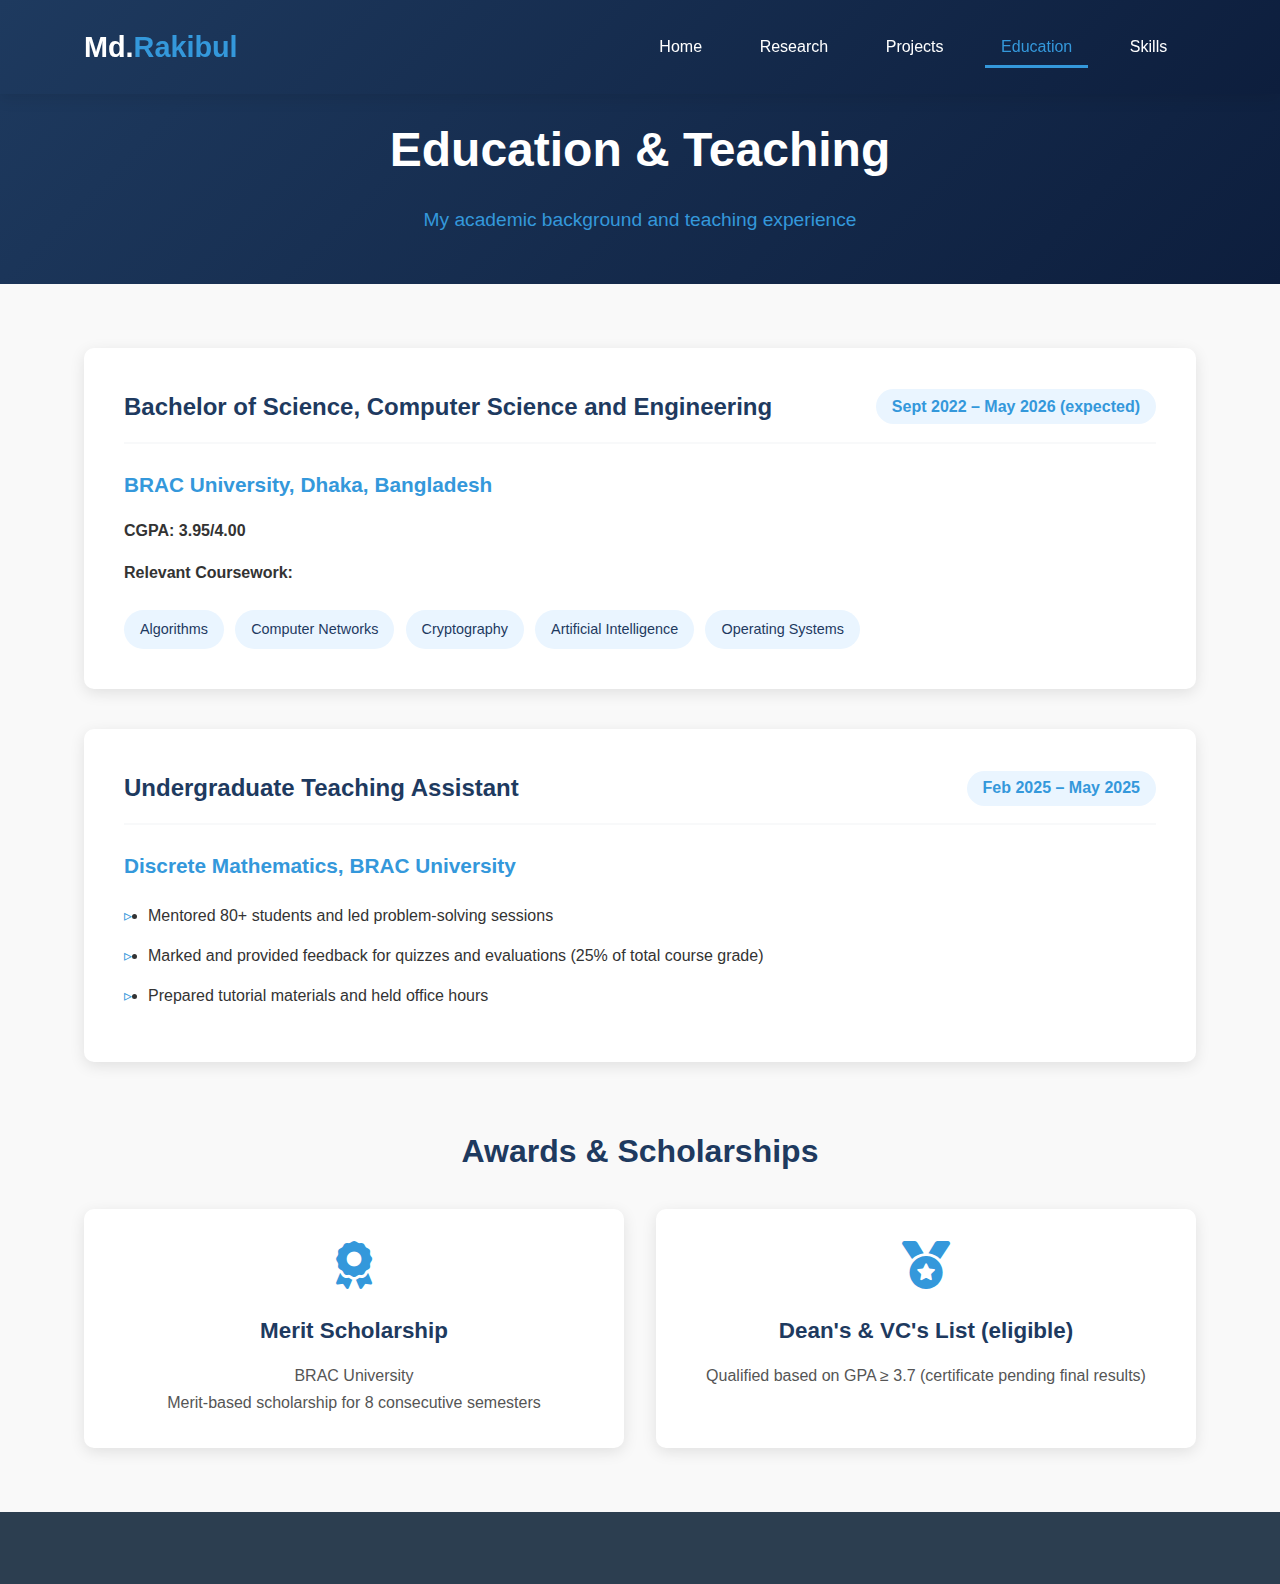
<file: education.html>
<!DOCTYPE html>
<html lang="en">
<head>
    <meta charset="UTF-8">
    <meta name="viewport" content="width=device-width, initial-scale=1.0">
    <title>Education | Md. Rakibul Hassan</title>
    <link rel="stylesheet" href="https://cdnjs.cloudflare.com/ajax/libs/font-awesome/6.4.0/css/all.min.css">
    <link rel="stylesheet" href="css/styles.css">
</head>
<body>
    <!-- Header -->
    <header>
        <div class="container">
            <div class="header-content">
                <div class="logo">Md.<span>Rakibul</span></div>
                <nav>
                    <ul id="nav-menu">
                        <li><a href="index.html">Home</a></li>
                        <li><a href="research.html">Research</a></li>
                        <li><a href="projects.html">Projects</a></li>
                        <li><a href="education.html" class="active">Education</a></li>
                        <li><a href="skills.html">Skills</a></li>
                    </ul>
                    <div class="mobile-menu" id="mobile-menu">
                        <i class="fas fa-bars"></i>
                    </div>
                </nav>
            </div>
        </div>
    </header>

    <!-- Education Page -->
    <section class="page-header">
        <div class="container">
            <h1>Education & Teaching</h1>
            <p>My academic background and teaching experience</p>
        </div>
    </section>

    <section class="education-content">
        <div class="container">
            <div class="education-card">
                <div class="edu-header">
                    <h2>Bachelor of Science, Computer Science and Engineering</h2>
                    <span class="date">Sept 2022 – May 2026 (expected)</span>
                </div>
                <div class="edu-body">
                    <h3>BRAC University, Dhaka, Bangladesh</h3>
                    <p><strong>CGPA: 3.95/4.00</strong></p>
                    
                    <h4>Relevant Coursework:</h4>
                    <div class="coursework">
                        <span>Algorithms</span>
                        <span>Computer Networks</span>
                        <span>Cryptography</span>
                        <span>Artificial Intelligence</span>
                        <span>Operating Systems</span>
                    </div>
                </div>
            </div>
            
            <div class="education-card">
                <div class="edu-header">
                    <h2>Undergraduate Teaching Assistant</h2>
                    <span class="date">Feb 2025 – May 2025</span>
                </div>
                <div class="edu-body">
                    <h3>Discrete Mathematics, BRAC University</h3>
                    <ul>
                        <li>Mentored 80+ students and led problem-solving sessions</li>
                        <li>Marked and provided feedback for quizzes and evaluations (25% of total course grade)</li>
                        <li>Prepared tutorial materials and held office hours</li>
                    </ul>
                </div>
            </div>
            
            <div class="awards-section">
                <h2>Awards & Scholarships</h2>
                <div class="awards-grid">
                    <div class="award-card">
                        <i class="fas fa-award"></i>
                        <h3>Merit Scholarship</h3>
                        <p>BRAC University</p>
                        <p>Merit-based scholarship for 8 consecutive semesters</p>
                    </div>
                    
                    <div class="award-card">
                        <i class="fas fa-medal"></i>
                        <h3>Dean's & VC's List (eligible)</h3>
                        <p>Qualified based on GPA ≥ 3.7 (certificate pending final results)</p>
                    </div>
                </div>
            </div>
        </div>
    </section>

    <!-- Footer -->
    <footer>
        <!-- Same footer as index.html -->
    </footer>

    <script src="js/script.js"></script>
</body>
</html>
</file>
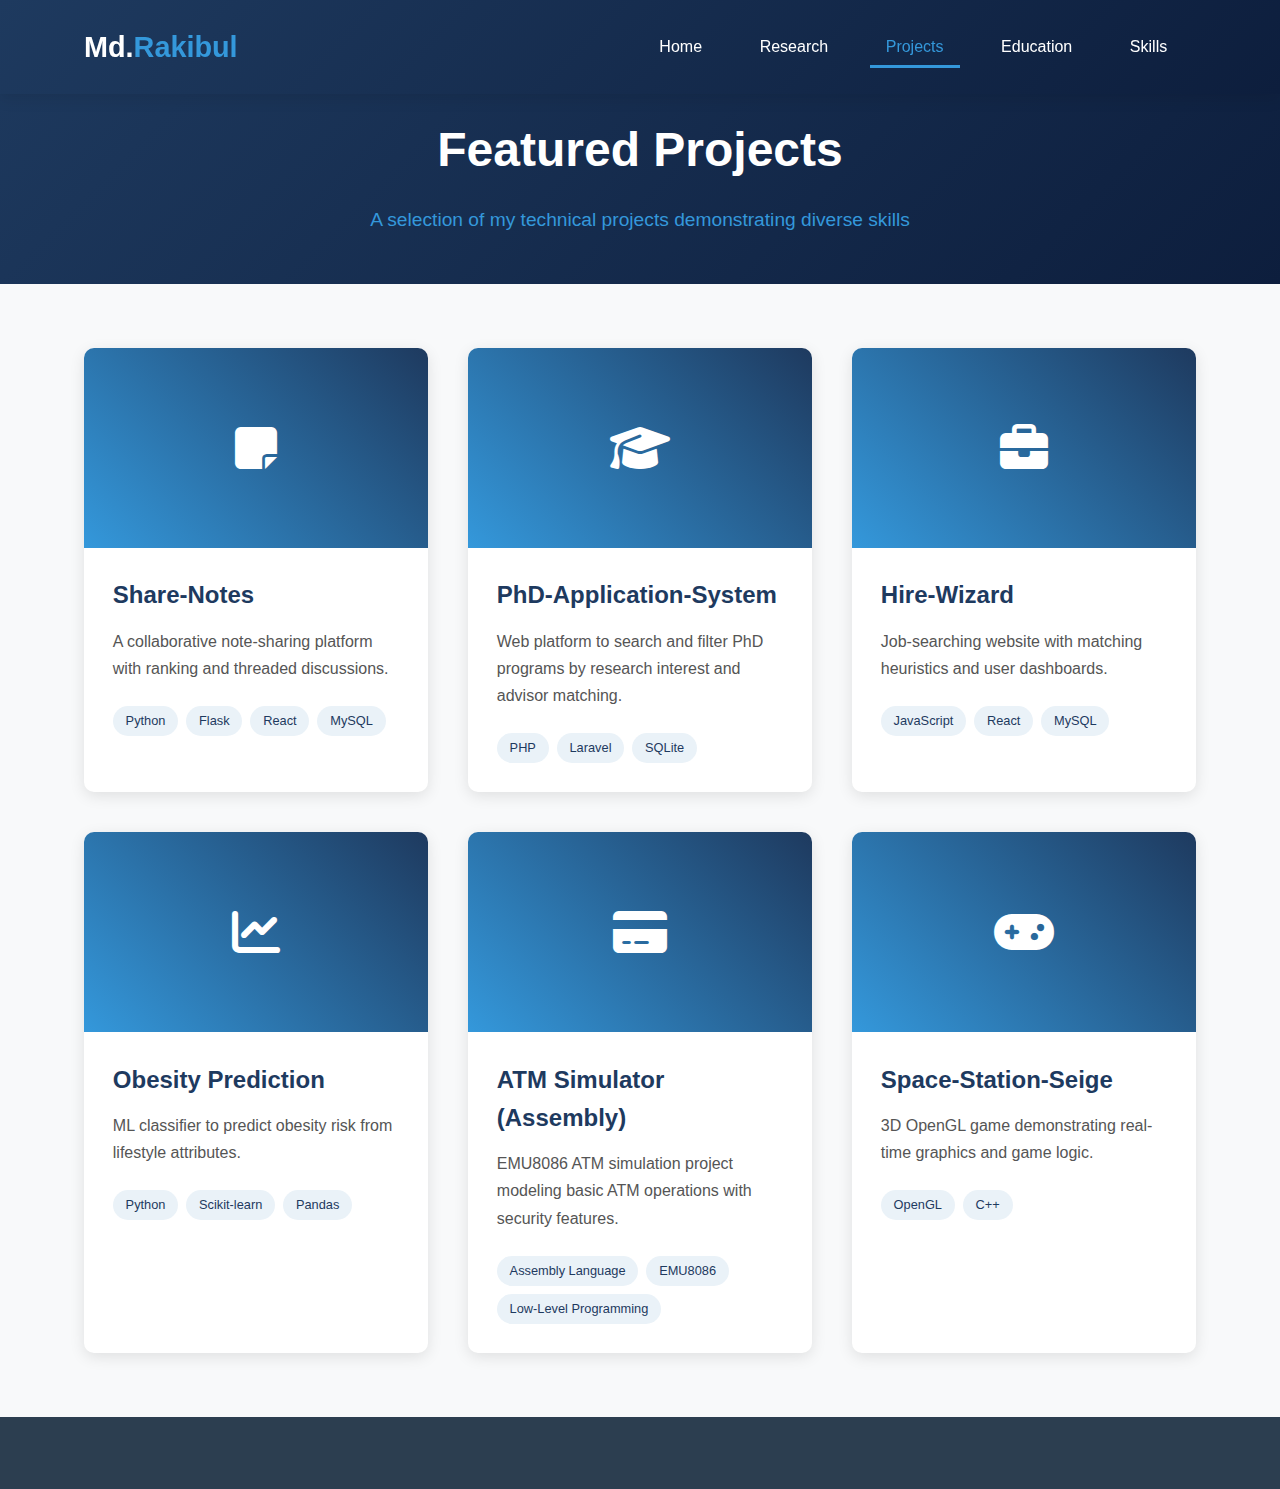
<file: projects.html>
<!DOCTYPE html>
<html lang="en">
<head>
    <meta charset="UTF-8">
    <meta name="viewport" content="width=device-width, initial-scale=1.0">
    <title>Projects | Md. Rakibul Hassan</title>
    <link rel="stylesheet" href="https://cdnjs.cloudflare.com/ajax/libs/font-awesome/6.4.0/css/all.min.css">
    <link rel="stylesheet" href="css/styles.css">
</head>
<body>
    <!-- Header -->
    <header>
        <div class="container">
            <div class="header-content">
                <div class="logo">Md.<span>Rakibul</span></div>
                <nav>
                    <ul id="nav-menu">
                        <li><a href="index.html">Home</a></li>
                        <li><a href="research.html">Research</a></li>
                        <li><a href="projects.html" class="active">Projects</a></li>
                        <li><a href="education.html">Education</a></li>
                        <li><a href="skills.html">Skills</a></li>
                    </ul>
                    <div class="mobile-menu" id="mobile-menu">
                        <i class="fas fa-bars"></i>
                    </div>
                </nav>
            </div>
        </div>
    </header>

    <!-- Projects Page -->
    <section class="page-header">
        <div class="container">
            <h1>Featured Projects</h1>
            <p>A selection of my technical projects demonstrating diverse skills</p>
        </div>
    </section>

    <section class="projects-content">
        <div class="container">
            <div class="projects-grid">
                <div class="project-card">
                    <div class="project-img">
                        <i class="fas fa-sticky-note"></i>
                    </div>
                    <div class="project-info">
                        <h2>Share-Notes</h2>
                        <p>A collaborative note-sharing platform with ranking and threaded discussions.</p>
                        <div class="tech-stack">
                            <span>Python</span>
                            <span>Flask</span>
                            <span>React</span>
                            <span>MySQL</span>
                        </div>
                    </div>
                </div>
                
                <div class="project-card">
                    <div class="project-img">
                        <i class="fas fa-graduation-cap"></i>
                    </div>
                    <div class="project-info">
                        <h2>PhD-Application-System</h2>
                        <p>Web platform to search and filter PhD programs by research interest and advisor matching.</p>
                        <div class="tech-stack">
                            <span>PHP</span>
                            <span>Laravel</span>
                            <span>SQLite</span>
                        </div>
                    </div>
                </div>
                
                <div class="project-card">
                    <div class="project-img">
                        <i class="fas fa-briefcase"></i>
                    </div>
                    <div class="project-info">
                        <h2>Hire-Wizard</h2>
                        <p>Job-searching website with matching heuristics and user dashboards.</p>
                        <div class="tech-stack">
                            <span>JavaScript</span>
                            <span>React</span>
                            <span>MySQL</span>
                        </div>
                    </div>
                </div>
                
                <div class="project-card">
                    <div class="project-img">
                        <i class="fas fa-chart-line"></i>
                    </div>
                    <div class="project-info">
                        <h2>Obesity Prediction</h2>
                        <p>ML classifier to predict obesity risk from lifestyle attributes.</p>
                        <div class="tech-stack">
                            <span>Python</span>
                            <span>Scikit-learn</span>
                            <span>Pandas</span>
                        </div>
                    </div>
                </div>
                           <!-- ATM Simulator Project -->
                <div class="project-card atm-project">
                    <div class="project-img">
                        <i class="fas fa-credit-card"></i>
                    </div>
                    <div class="project-info">
                        <h2>ATM Simulator (Assembly)</h2>
                        <p>EMU8086 ATM simulation project modeling basic ATM operations with security features.</p>
                        <div class="tech-stack">
                            <span>Assembly Language</span>
                            <span>EMU8086</span>
                            <span>Low-Level Programming</span>
                        </div>
                    </div>
                </div>
                
                <div class="project-card">
                    <div class="project-img">
                        <i class="fas fa-gamepad"></i>
                    </div>
                    <div class="project-info">
                        <h2>Space-Station-Seige</h2>
                        <p>3D OpenGL game demonstrating real-time graphics and game logic.</p>
                        <div class="tech-stack">
                            <span>OpenGL</span>
                            <span>C++</span>
                        </div>
                    </div>
                </div>
            </div>
        </div>
             
    </section>

    <!-- Footer -->
    <footer>
        <!-- Same footer as index.html -->
    </footer>

    <script src="js/script.js"></script>
</body>
</html>
</file>
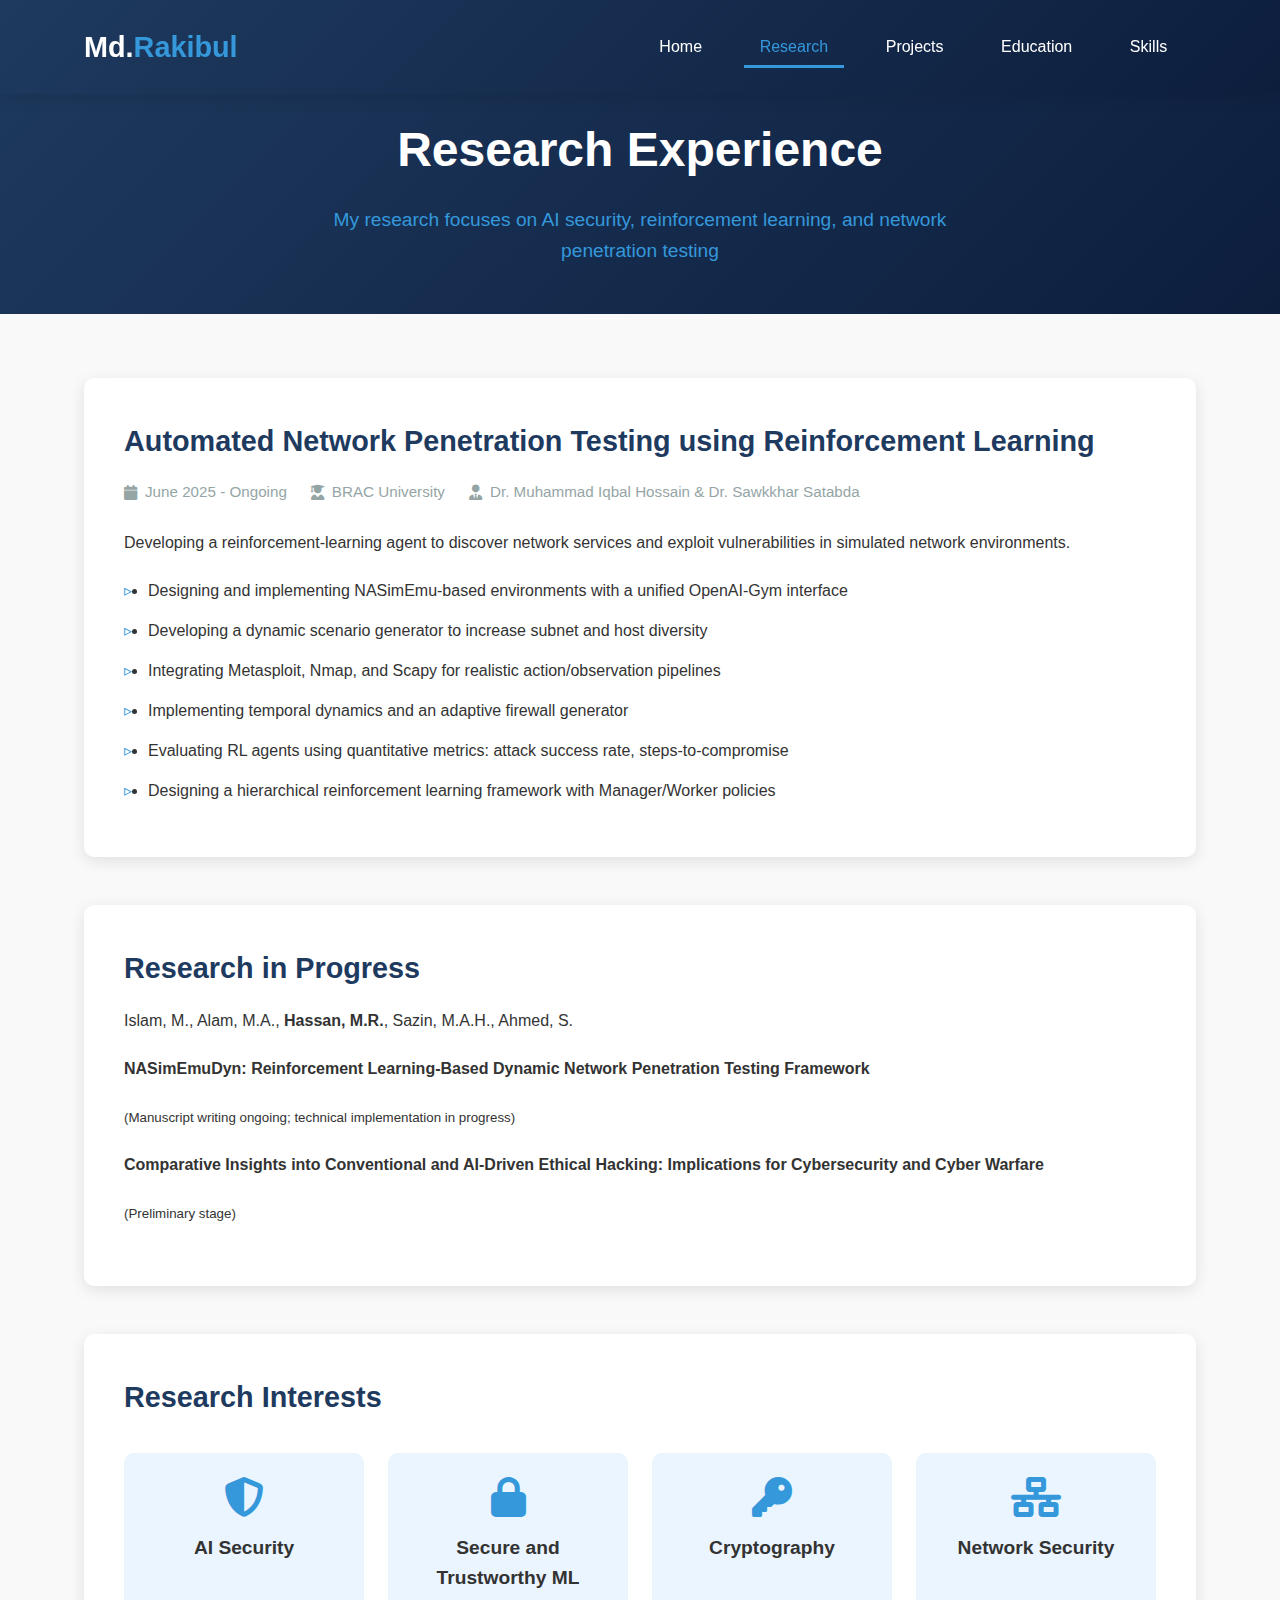
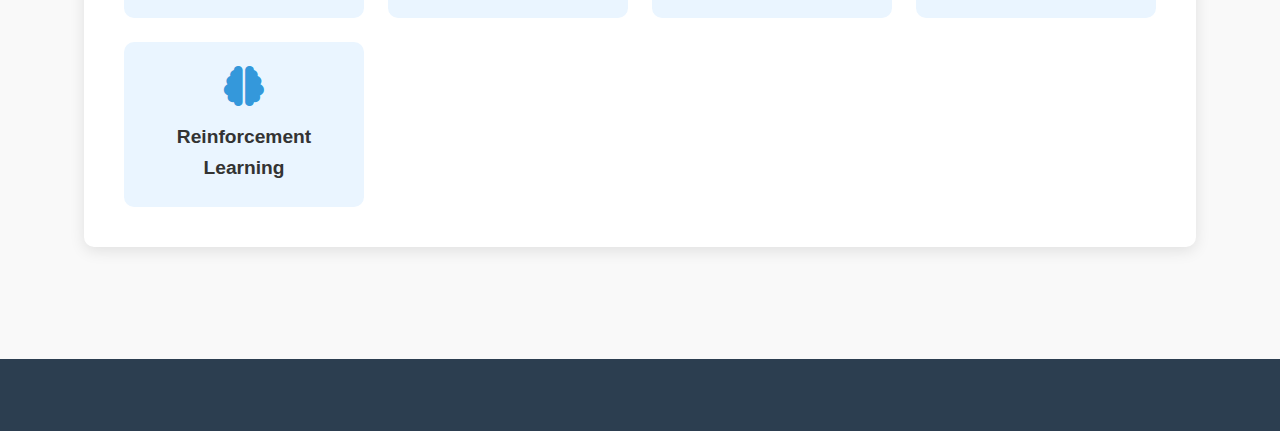
<file: research.html>
<!DOCTYPE html>
<html lang="en">
<head>
    <meta charset="UTF-8">
    <meta name="viewport" content="width=device-width, initial-scale=1.0">
    <title>Research | Md. Rakibul Hassan</title>
    <link rel="stylesheet" href="https://cdnjs.cloudflare.com/ajax/libs/font-awesome/6.4.0/css/all.min.css">
    <link rel="stylesheet" href="css/styles.css">
</head>
<body>
    <!-- Header -->
    <header>
        <div class="container">
            <div class="header-content">
                <div class="logo">Md.<span>Rakibul</span></div>
                <nav>
                    <ul id="nav-menu">
                        <li><a href="index.html">Home</a></li>
                        <li><a href="research.html" class="active">Research</a></li>
                        <li><a href="projects.html">Projects</a></li>
                        <li><a href="education.html">Education</a></li>
                        <li><a href="skills.html">Skills</a></li>
                    </ul>
                    <div class="mobile-menu" id="mobile-menu">
                        <i class="fas fa-bars"></i>
                    </div>
                </nav>
            </div>
        </div>
    </header>

    <!-- Research Page -->
    <section class="page-header">
        <div class="container">
            <h1>Research Experience</h1>
            <p>My research focuses on AI security, reinforcement learning, and network penetration testing</p>
        </div>
    </section>

    <section class="research-content">
        <div class="container">
            <div class="research-item">
                <h2>Automated Network Penetration Testing using Reinforcement Learning</h2>
                <div class="research-meta">
                    <span><i class="fas fa-calendar"></i> June 2025 - Ongoing</span>
                    <span><i class="fas fa-user-graduate"></i> BRAC University</span>
                    <span><i class="fas fa-user-tie"></i> Dr. Muhammad Iqbal Hossain & Dr. Sawkkhar Satabda</span>
                </div>
                <div class="research-details">
                    <p>Developing a reinforcement-learning agent to discover network services and exploit vulnerabilities in simulated network environments.</p>
                    <ul>
                        <li>Designing and implementing NASimEmu-based environments with a unified OpenAI-Gym interface</li>
                        <li>Developing a dynamic scenario generator to increase subnet and host diversity</li>
                        <li>Integrating Metasploit, Nmap, and Scapy for realistic action/observation pipelines</li>
                        <li>Implementing temporal dynamics and an adaptive firewall generator</li>
                        <li>Evaluating RL agents using quantitative metrics: attack success rate, steps-to-compromise</li>
                        <li>Designing a hierarchical reinforcement learning framework with Manager/Worker policies</li>
                    </ul>
                </div>
            </div>
<div class="research-item">
    <h2>Research in Progress</h2>
    <div class="research-details">
        <p>
            Islam, M., Alam, M.A., <strong>Hassan, M.R.</strong>, Sazin, M.A.H., Ahmed, S.
        </p>
        <p>
            <strong>NASimEmuDyn: Reinforcement Learning-Based Dynamic Network Penetration Testing Framework</strong>
        </p>
        <p><small>(Manuscript writing ongoing; technical implementation in progress)</small></p>

        <p>
            <strong>Comparative Insights into Conventional and AI-Driven Ethical Hacking: Implications for Cybersecurity and Cyber Warfare</strong>
        </p>
        <p><small>(Preliminary stage)</small></p>
    </div>
</div>

            <div class="research-item">
                <h2>Research Interests</h2>
                <div class="interests-grid">
                    <div class="interest-card">
                        <i class="fas fa-shield-alt"></i>
                        <h3>AI Security</h3>
                    </div>
                    <div class="interest-card">
                        <i class="fas fa-lock"></i>
                        <h3>Secure and Trustworthy ML</h3>
                    </div>
                    <div class="interest-card">
                        <i class="fas fa-key"></i>
                        <h3>Cryptography</h3>
                    </div>
                    <div class="interest-card">
                        <i class="fas fa-network-wired"></i>
                        <h3>Network Security</h3>
                    </div>
                    <div class="interest-card">
                        <i class="fas fa-brain"></i>
                        <h3>Reinforcement Learning</h3>
                    </div>
                </div>
            </div>
        </div>
    </section>

    <!-- Footer -->
    <footer>
        <!-- Same footer as index.html -->
    </footer>

    <script src="js/script.js"></script>
</body>
</html>
</file>
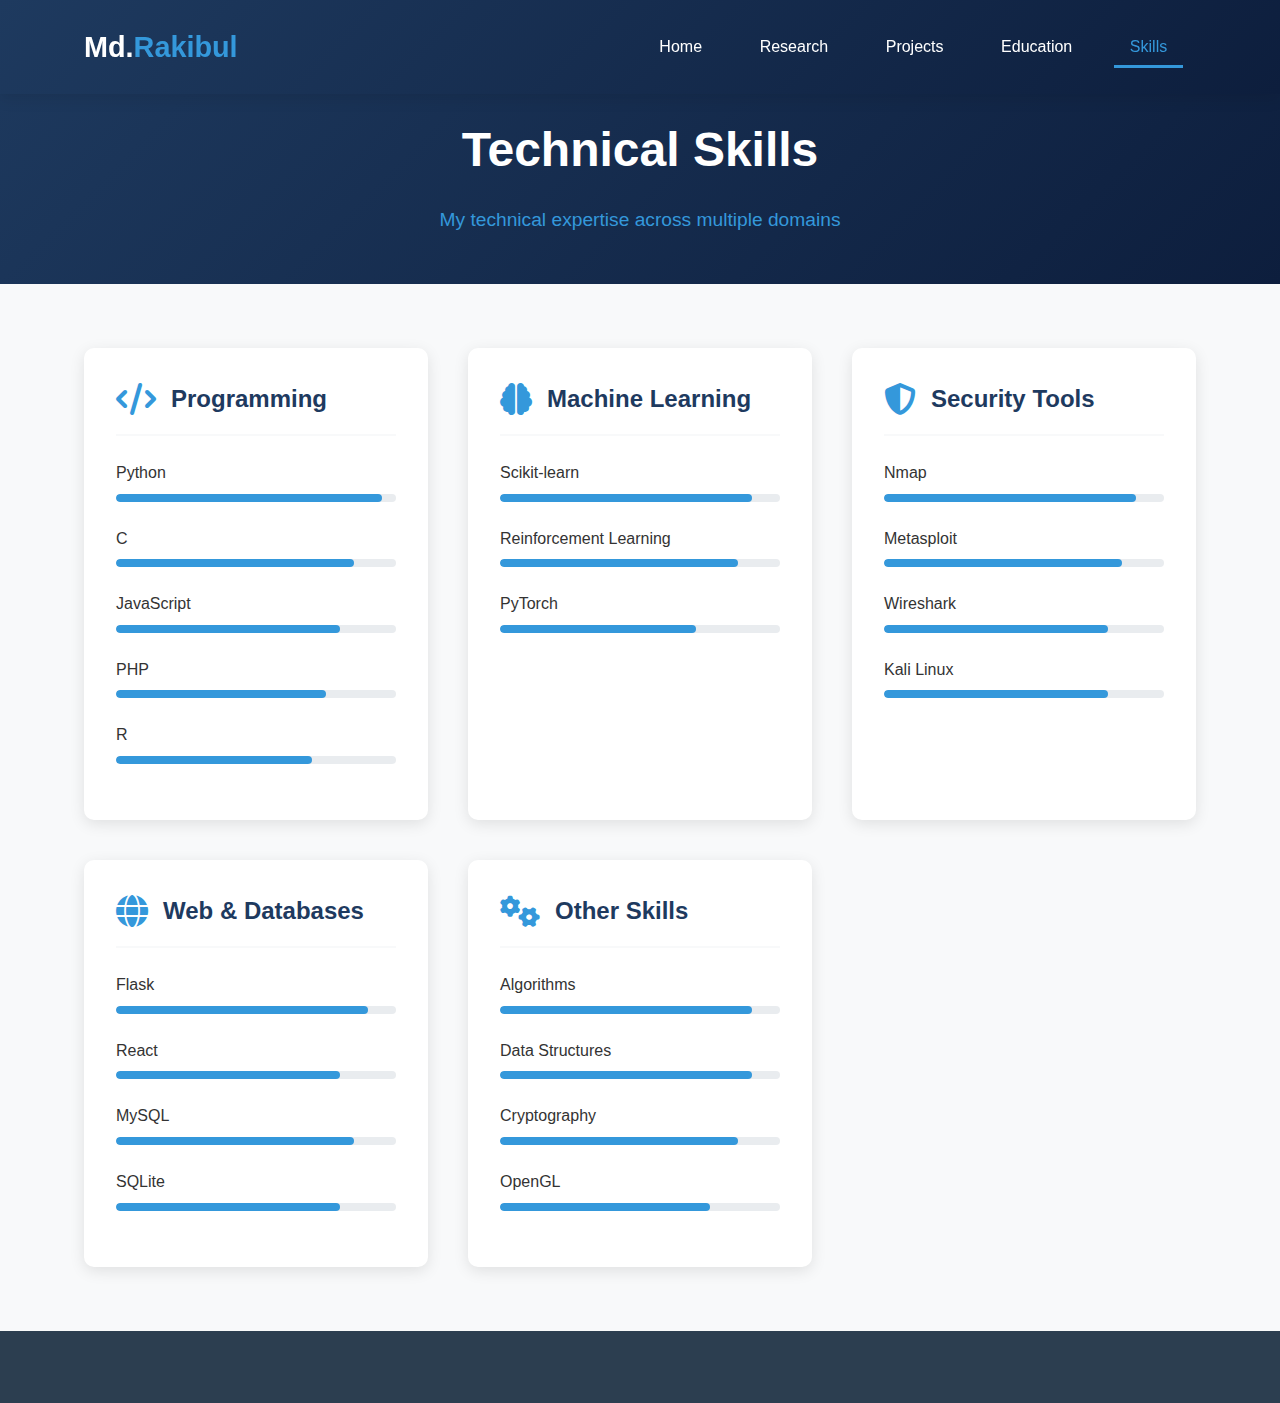
<file: skills.html>
<!DOCTYPE html>
<html lang="en">
<head>
    <meta charset="UTF-8">
    <meta name="viewport" content="width=device-width, initial-scale=1.0">
    <title>Skills | Md. Rakibul Hassan</title>
    <link rel="stylesheet" href="https://cdnjs.cloudflare.com/ajax/libs/font-awesome/6.4.0/css/all.min.css">
    <link rel="stylesheet" href="css/styles.css">
</head>
<body>
    <!-- Header -->
    <header>
        <div class="container">
            <div class="header-content">
                <div class="logo">Md.<span>Rakibul</span></div>
                <nav>
                    <ul id="nav-menu">
                        <li><a href="index.html">Home</a></li>
                        <li><a href="research.html">Research</a></li>
                        <li><a href="projects.html">Projects</a></li>
                        <li><a href="education.html">Education</a></li>
                        <li><a href="skills.html" class="active">Skills</a></li>
                    </ul>
                    <div class="mobile-menu" id="mobile-menu">
                        <i class="fas fa-bars"></i>
                    </div>
                </nav>
            </div>
        </div>
    </header>

    <!-- Skills Page -->
    <section class="page-header">
        <div class="container">
            <h1>Technical Skills</h1>
            <p>My technical expertise across multiple domains</p>
        </div>
    </section>

    <section class="skills-content">
        <div class="container">
            <div class="skills-grid">
                <div class="skill-category">
                    <div class="category-header">
                        <i class="fas fa-code"></i>
                        <h2>Programming</h2>
                    </div>
                    <div class="skills-list">
                        <div class="skill-item">
                            <span class="skill-name">Python</span>
                            <div class="skill-bar">
                                <div class="skill-level" style="width: 95%"></div>
                            </div>
                        </div>
                        <div class="skill-item">
                            <span class="skill-name">C</span>
                            <div class="skill-bar">
                                <div class="skill-level" style="width: 85%"></div>
                            </div>
                        </div>
                        <div class="skill-item">
                            <span class="skill-name">JavaScript</span>
                            <div class="skill-bar">
                                <div class="skill-level" style="width: 80%"></div>
                            </div>
                        </div>
                        <div class="skill-item">
                            <span class="skill-name">PHP</span>
                            <div class="skill-bar">
                                <div class="skill-level" style="width: 75%"></div>
                            </div>
                        </div>
                        <div class="skill-item">
                            <span class="skill-name">R</span>
                            <div class="skill-bar">
                                <div class="skill-level" style="width: 70%"></div>
                            </div>
                        </div>
                    </div>
                </div>
                
                <div class="skill-category">
                    <div class="category-header">
                        <i class="fas fa-brain"></i>
                        <h2>Machine Learning</h2>
                    </div>
                    <div class="skills-list">
                        <div class="skill-item">
                            <span class="skill-name">Scikit-learn</span>
                            <div class="skill-bar">
                                <div class="skill-level" style="width: 90%"></div>
                            </div>
                        </div>
                        <div class="skill-item">
                            <span class="skill-name">Reinforcement Learning</span>
                            <div class="skill-bar">
                                <div class="skill-level" style="width: 85%"></div>
                            </div>
                        </div>
                        <div class="skill-item">
                            <span class="skill-name">PyTorch</span>
                            <div class="skill-bar">
                                <div class="skill-level" style="width: 70%"></div>
                            </div>
                        </div>
                    </div>
                </div>
                
                <div class="skill-category">
                    <div class="category-header">
                        <i class="fas fa-shield-alt"></i>
                        <h2>Security Tools</h2>
                    </div>
                    <div class="skills-list">
                        <div class="skill-item">
                            <span class="skill-name">Nmap</span>
                            <div class="skill-bar">
                                <div class="skill-level" style="width: 90%"></div>
                            </div>
                        </div>
                        <div class="skill-item">
                            <span class="skill-name">Metasploit</span>
                            <div class="skill-bar">
                                <div class="skill-level" style="width: 85%"></div>
                            </div>
                        </div>
                        <div class="skill-item">
                            <span class="skill-name">Wireshark</span>
                            <div class="skill-bar">
                                <div class="skill-level" style="width: 80%"></div>
                            </div>
                        </div>
                        <div class="skill-item">
                            <span class="skill-name">Kali Linux</span>
                            <div class="skill-bar">
                                <div class="skill-level" style="width: 80%"></div>
                            </div>
                        </div>
                    </div>
                </div>
                
                <div class="skill-category">
                    <div class="category-header">
                        <i class="fas fa-globe"></i>
                        <h2>Web & Databases</h2>
                    </div>
                    <div class="skills-list">
                        <div class="skill-item">
                            <span class="skill-name">Flask</span>
                            <div class="skill-bar">
                                <div class="skill-level" style="width: 90%"></div>
                            </div>
                        </div>
                        <div class="skill-item">
                            <span class="skill-name">React</span>
                            <div class="skill-bar">
                                <div class="skill-level" style="width: 80%"></div>
                            </div>
                        </div>
                        <div class="skill-item">
                            <span class="skill-name">MySQL</span>
                            <div class="skill-bar">
                                <div class="skill-level" style="width: 85%"></div>
                            </div>
                        </div>
                        <div class="skill-item">
                            <span class="skill-name">SQLite</span>
                            <div class="skill-bar">
                                <div class="skill-level" style="width: 80%"></div>
                            </div>
                        </div>
                    </div>
                </div>
                
                <div class="skill-category">
                    <div class="category-header">
                        <i class="fas fa-cogs"></i>
                        <h2>Other Skills</h2>
                    </div>
                    <div class="skills-list">
                        <div class="skill-item">
                            <span class="skill-name">Algorithms</span>
                            <div class="skill-bar">
                                <div class="skill-level" style="width: 90%"></div>
                            </div>
                        </div>
                        <div class="skill-item">
                            <span class="skill-name">Data Structures</span>
                            <div class="skill-bar">
                                <div class="skill-level" style="width: 90%"></div>
                            </div>
                        </div>
                        <div class="skill-item">
                            <span class="skill-name">Cryptography</span>
                            <div class="skill-bar">
                                <div class="skill-level" style="width: 85%"></div>
                            </div>
                        </div>
                        <div class="skill-item">
                            <span class="skill-name">OpenGL</span>
                            <div class="skill-bar">
                                <div class="skill-level" style="width: 75%"></div>
                            </div>
                        </div>
                    </div>
                </div>
            </div>
        </div>
    </section>

    <!-- Footer -->
    <footer>
        <!-- Same footer as index.html -->
    </footer>

    <script src="js/script.js"></script>
</body>
</html>
</file>
<file: css/styles.css>
:root {
    --primary: #1e3a5f;
    --secondary: #3498db;
    --accent: #e74c3c;
    --light: #f8f9fa;
    --dark: #2c3e50;
    --gray: #95a5a6;
    --shadow: 0 4px 15px rgba(0, 0, 0, 0.1);
    --transition: all 0.3s ease;
}

* {
    margin: 0;
    padding: 0;
    box-sizing: border-box;
}

body {
    font-family: 'Segoe UI', Tahoma, Geneva, Verdana, sans-serif;
    line-height: 1.6;
    color: #333;
    background-color: #f9f9f9;
    overflow-x: hidden;
}

.container {
    width: 90%;
    max-width: 1200px;
    margin: 0 auto;
    padding: 0 20px;
}

/* Header Styles */
header {
    background: linear-gradient(135deg, var(--primary), #0d1e3d);
    color: white;
    padding: 1.5rem 0;
    position: fixed;
    width: 100%;
    top: 0;
    z-index: 1000;
    box-shadow: var(--shadow);
}

.header-content {
    display: flex;
    justify-content: space-between;
    align-items: center;
}

.logo {
    font-size: 1.8rem;
    font-weight: 700;
}

.logo span {
    color: var(--secondary);
}

nav ul {
    display: flex;
    list-style: none;
}

nav ul li {
    margin: 0 0.8rem;
}

nav ul li a {
    text-decoration: none;
    color: white;
    font-weight: 500;
    padding: 0.5rem 1rem;
    border-radius: 4px;
    transition: var(--transition);
    position: relative;
}

nav ul li a.active {
    color: var(--secondary);
}

nav ul li a::after {
    content: '';
    position: absolute;
    bottom: -5px;
    left: 0;
    width: 0;
    height: 3px;
    background-color: var(--secondary);
    transition: var(--transition);
}

nav ul li a:hover::after,
nav ul li a.active::after {
    width: 100%;
}

.mobile-menu {
    display: none;
    font-size: 1.5rem;
    cursor: pointer;
}

/* Hero Section */
.hero {
    background: linear-gradient(rgba(30, 58, 95, 0.9), rgba(13, 30, 61, 0.9)), url('https://images.unsplash.com/photo-1550751827-4bd374c3f58b?ixlib=rb-4.0.3&auto=format&fit=crop&w=1950&q=80');
    background-size: cover;
    background-position: center;
    color: white;
    padding: 8rem 0 6rem;
    text-align: center;
}

.hero-content {
    max-width: 800px;
    margin: 0 auto;
}

.hero h1 {
    font-size: 3.5rem;
    margin-bottom: 1rem;
    animation: fadeInDown 1s ease;
}
/* Profile Image Styles */
.profile-image {
    width: 150px;
    height: 150px;
    margin: 0 auto 2rem;
    border-radius: 50%;
    overflow: hidden;
    border: 4px solid var(--secondary);
    box-shadow: 0 5px 15px rgba(0, 0, 0, 0.2);
}

.profile-image img {
    width: 100%;
    height: 100%;
    object-fit: cover;
}

/* Adjust hero padding to accommodate image */
.hero {
    padding: 10rem 0 6rem;
}

@media (max-width: 768px) {
    .profile-image {
        width: 120px;
        height: 120px;
        margin-bottom: 1.5rem;
    }
    
    .hero {
        padding: 8rem 0 4rem;
    }
}
.hero h2 {
    font-size: 1.8rem;
    font-weight: 300;
    margin-bottom: 2rem;
    color: var(--secondary);
    animation: fadeInUp 1s ease 0.3s forwards;
    opacity: 0;
}

.hero p {
    font-size: 1.2rem;
    margin-bottom: 2rem;
    max-width: 700px;
    margin-left: auto;
    margin-right: auto;
    animation: fadeIn 1s ease 0.6s forwards;
    opacity: 0;
}

.btn {
    display: inline-block;
    background: var(--secondary);
    color: white;
    padding: 0.8rem 2rem;
    border-radius: 50px;
    text-decoration: none;
    font-weight: 600;
    transition: var(--transition);
    border: 2px solid var(--secondary);
    animation: fadeIn 1s ease 0.9s forwards;
    opacity: 0;
}

.btn:hover {
    background: transparent;
    transform: translateY(-3px);
    box-shadow: 0 10px 20px rgba(0, 0, 0, 0.2);
}

.btn-outline {
    background: transparent;
    margin-left: 15px;
}

.btn-outline:hover {
    background: var(--secondary);
}

/* Highlights Section */
.highlights {
    padding: 4rem 0;
    background-color: var(--light);
}

.highlight-cards {
    display: grid;
    grid-template-columns: repeat(auto-fit, minmax(300px, 1fr));
    gap: 2rem;
}

.highlight-card {
    background: white;
    border-radius: 10px;
    padding: 2rem;
    text-align: center;
    box-shadow: var(--shadow);
    transition: var(--transition);
}

.highlight-card:hover {
    transform: translateY(-10px);
}

.highlight-card i {
    font-size: 3rem;
    color: var(--secondary);
    margin-bottom: 1rem;
}

.highlight-card h3 {
    color: var(--primary);
    margin-bottom: 1rem;
}

.highlight-card p {
    margin-bottom: 1rem;
    color: #555;
}

.highlight-card a {
    color: var(--secondary);
    text-decoration: none;
    font-weight: 600;
}

/* Page Header */
.page-header {
    background: linear-gradient(135deg, var(--primary), #0d1e3d);
    color: white;
    padding: 7rem 0 3rem;
    text-align: center;
}

.page-header h1 {
    font-size: 3rem;
    margin-bottom: 1rem;
}

.page-header p {
    font-size: 1.2rem;
    max-width: 700px;
    margin: 0 auto;
    color: var(--secondary);
}

/* Research Page */
.research-content {
    padding: 4rem 0;
}

.research-item {
    background: white;
    border-radius: 10px;
    box-shadow: var(--shadow);
    padding: 2.5rem;
    margin-bottom: 3rem;
}

.research-item h2 {
    color: var(--primary);
    margin-bottom: 1rem;
    font-size: 1.8rem;
}

.research-meta {
    display: flex;
    flex-wrap: wrap;
    gap: 1.5rem;
    margin-bottom: 1.5rem;
    color: var(--gray);
    font-size: 0.95rem;
}

.research-meta span {
    display: flex;
    align-items: center;
    gap: 8px;
}

.research-details p {
    margin-bottom: 1.2rem;
    line-height: 1.8;
}

.research-details ul {
    padding-left: 1.5rem;
    margin-top: 1.2rem;
}

.research-details ul li {
    margin-bottom: 0.8rem;
    position: relative;
    line-height: 1.7;
}

.research-details ul li::before {
    content: '▹';
    color: var(--secondary);
    position: absolute;
    left: -1.5rem;
}

.interests-grid {
    display: grid;
    grid-template-columns: repeat(auto-fit, minmax(200px, 1fr));
    gap: 1.5rem;
    margin-top: 2rem;
}

.interest-card {
    background: #eaf5ff;
    border-radius: 10px;
    padding: 1.5rem;
    text-align: center;
    transition: var(--transition);
}

.interest-card:hover {
    transform: translateY(-5px);
    background: var(--secondary);
    color: white;
}

.interest-card:hover i {
    color: white;
}

.interest-card i {
    font-size: 2.5rem;
    color: var(--secondary);
    margin-bottom: 1rem;
}

.interest-card h3 {
    font-size: 1.2rem;
}

/* Projects Page */
.projects-content {
    padding: 4rem 0;
    background-color: var(--light);
}

.projects-grid {
    display: grid;
    grid-template-columns: repeat(auto-fit, minmax(300px, 1fr));
    gap: 2.5rem;
}

.project-card {
    background: white;
    border-radius: 10px;
    overflow: hidden;
    box-shadow: var(--shadow);
    transition: var(--transition);
}

.project-card:hover {
    transform: translateY(-10px);
    box-shadow: 0 15px 30px rgba(0, 0, 0, 0.15);
}

.project-img {
    height: 200px;
    background: linear-gradient(45deg, #3498db, #1e3a5f);
    display: flex;
    align-items: center;
    justify-content: center;
    color: white;
    font-size: 3rem;
}

.project-info {
    padding: 1.8rem;
}

.project-info h2 {
    color: var(--primary);
    margin-bottom: 0.8rem;
    font-size: 1.5rem;
}

.project-info p {
    margin-bottom: 1.2rem;
    color: #555;
    line-height: 1.7;
}

.tech-stack {
    display: flex;
    flex-wrap: wrap;
    gap: 0.5rem;
    margin-top: 1.5rem;
}

.tech-stack span {
    background: #eaf2f8;
    color: var(--primary);
    padding: 0.3rem 0.8rem;
    border-radius: 20px;
    font-size: 0.8rem;
    font-weight: 500;
}

/* Education Page */
.education-content {
    padding: 4rem 0;
}

.education-card {
    background: white;
    border-radius: 10px;
    box-shadow: var(--shadow);
    padding: 2.5rem;
    margin-bottom: 2.5rem;
}

.edu-header {
    display: flex;
    justify-content: space-between;
    align-items: center;
    margin-bottom: 1.5rem;
    border-bottom: 2px solid var(--light);
    padding-bottom: 1rem;
}

.edu-header h2 {
    color: var(--primary);
    font-size: 1.5rem;
}

.edu-header .date {
    background: #eaf5ff;
    color: var(--secondary);
    padding: 0.3rem 1rem;
    border-radius: 20px;
    font-weight: 600;
}

.edu-body h3 {
    color: var(--secondary);
    margin-bottom: 1rem;
    font-size: 1.3rem;
}

.edu-body p {
    margin-bottom: 1rem;
    line-height: 1.7;
}

.coursework {
    display: flex;
    flex-wrap: wrap;
    gap: 0.7rem;
    margin-top: 1.5rem;
}

.coursework span {
    background: #eaf5ff;
    color: var(--primary);
    padding: 0.5rem 1rem;
    border-radius: 20px;
    font-size: 0.9rem;
}

.edu-body ul {
    padding-left: 1.5rem;
    margin-top: 1.2rem;
}

.edu-body ul li {
    margin-bottom: 0.8rem;
    position: relative;
    line-height: 1.7;
}

.edu-body ul li::before {
    content: '▹';
    color: var(--secondary);
    position: absolute;
    left: -1.5rem;
}

.awards-section {
    margin-top: 4rem;
}

.awards-section h2 {
    color: var(--primary);
    text-align: center;
    margin-bottom: 2rem;
    font-size: 2rem;
}

.awards-grid {
    display: grid;
    grid-template-columns: repeat(auto-fit, minmax(300px, 1fr));
    gap: 2rem;
}

.award-card {
    background: white;
    border-radius: 10px;
    box-shadow: var(--shadow);
    padding: 2rem;
    text-align: center;
    transition: var(--transition);
}

.award-card:hover {
    transform: translateY(-5px);
}

.award-card i {
    font-size: 3rem;
    color: var(--secondary);
    margin-bottom: 1.5rem;
}

.award-card h3 {
    color: var(--primary);
    margin-bottom: 0.8rem;
    font-size: 1.4rem;
}

.award-card p {
    color: #555;
    line-height: 1.7;
}

/* Skills Page */
.skills-content {
    padding: 4rem 0;
    background-color: var(--light);
}

.skills-grid {
    display: grid;
    grid-template-columns: repeat(auto-fit, minmax(300px, 1fr));
    gap: 2.5rem;
}

.skill-category {
    background: white;
    border-radius: 10px;
    box-shadow: var(--shadow);
    padding: 2rem;
    transition: var(--transition);
}

.skill-category:hover {
    transform: translateY(-5px);
}

.category-header {
    display: flex;
    align-items: center;
    gap: 15px;
    margin-bottom: 1.5rem;
    padding-bottom: 1rem;
    border-bottom: 2px solid var(--light);
}

.category-header i {
    font-size: 2rem;
    color: var(--secondary);
}

.category-header h2 {
    color: var(--primary);
    font-size: 1.5rem;
}

.skills-list {
    margin-top: 1.5rem;
}

.skill-item {
    margin-bottom: 1.5rem;
}

.skill-name {
    display: flex;
    justify-content: space-between;
    margin-bottom: 0.5rem;
    font-weight: 500;
}

.skill-bar {
    height: 8px;
    background: #e9ecef;
    border-radius: 4px;
    overflow: hidden;
}

.skill-level {
    height: 100%;
    background: var(--secondary);
    border-radius: 4px;
}

/* Footer */
footer {
    background: var(--dark);
    color: white;
    padding: 3rem 0 1.5rem;
}

.footer-content {
    display: grid;
    grid-template-columns: repeat(auto-fit, minmax(250px, 1fr));
    gap: 2rem;
    margin-bottom: 2rem;
}

.footer-col h3 {
    font-size: 1.3rem;
    margin-bottom: 1.5rem;
    position: relative;
    padding-bottom: 0.5rem;
}

.footer-col h3::after {
    content: '';
    position: absolute;
    bottom: 0;
    left: 0;
    width: 50px;
    height: 3px;
    background: var(--secondary);
}

.contact-info p {
    display: flex;
    align-items: center;
    gap: 10px;
    margin-bottom: 1rem;
}

.social-links {
    display: flex;
    gap: 1rem;
    margin-top: 1.5rem;
}

.social-links a {
    display: flex;
    align-items: center;
    justify-content: center;
    width: 40px;
    height: 40px;
    background: rgba(255, 255, 255, 0.1);
    border-radius: 50%;
    color: white;
    transition: var(--transition);
}

.social-links a:hover {
    background: var(--secondary);
    transform: translateY(-3px);
}

.footer-col ul {
    list-style: none;
}

.footer-col ul li {
    margin-bottom: 0.8rem;
}

.footer-col ul li a {
    color: #ddd;
    text-decoration: none;
    transition: var(--transition);
}

.footer-col ul li a:hover {
    color: var(--secondary);
    padding-left: 5px;
}

.copyright {
    text-align: center;
    padding-top: 1.5rem;
    border-top: 1px solid rgba(255, 255, 255, 0.1);
    color: #aaa;
    font-size: 0.9rem;
}

/* Animations */
@keyframes fadeIn {
    from { opacity: 0; transform: translateY(20px); }
    to { opacity: 1; transform: translateY(0); }
}

@keyframes fadeInDown {
    from { opacity: 0; transform: translateY(-30px); }
    to { opacity: 1; transform: translateY(0); }
}

@keyframes fadeInUp {
    from { opacity: 0; transform: translateY(30px); }
    to { opacity: 1; transform: translateY(0); }
}

/* Responsive Styles */
@media (max-width: 992px) {
    .hero h1 {
        font-size: 3rem;
    }
}

@media (max-width: 768px) {
    .hero {
        padding: 7rem 0 4rem;
    }
    
    .hero h1 {
        font-size: 2.5rem;
    }
    
    .hero h2 {
        font-size: 1.4rem;
    }
    
    nav ul {
        display: none;
        position: absolute;
        top: 70px;
        left: 0;
        right: 0;
        background: var(--primary);
        flex-direction: column;
        padding: 1rem 0;
        box-shadow: 0 10px 10px rgba(0, 0, 0, 0.1);
    }
    
    nav ul.show {
        display: flex;
    }
    
    nav ul li {
        margin: 0.5rem 0;
        text-align: center;
    }
    
    .mobile-menu {
        display: block;
    }
    
    .btn {
        display: block;
        margin: 10px auto;
        width: 80%;
    }
    
    .btn-outline {
        margin-left: 0;
    }
    
    .footer-content {
        grid-template-columns: 1fr;
    }
}
</file>
